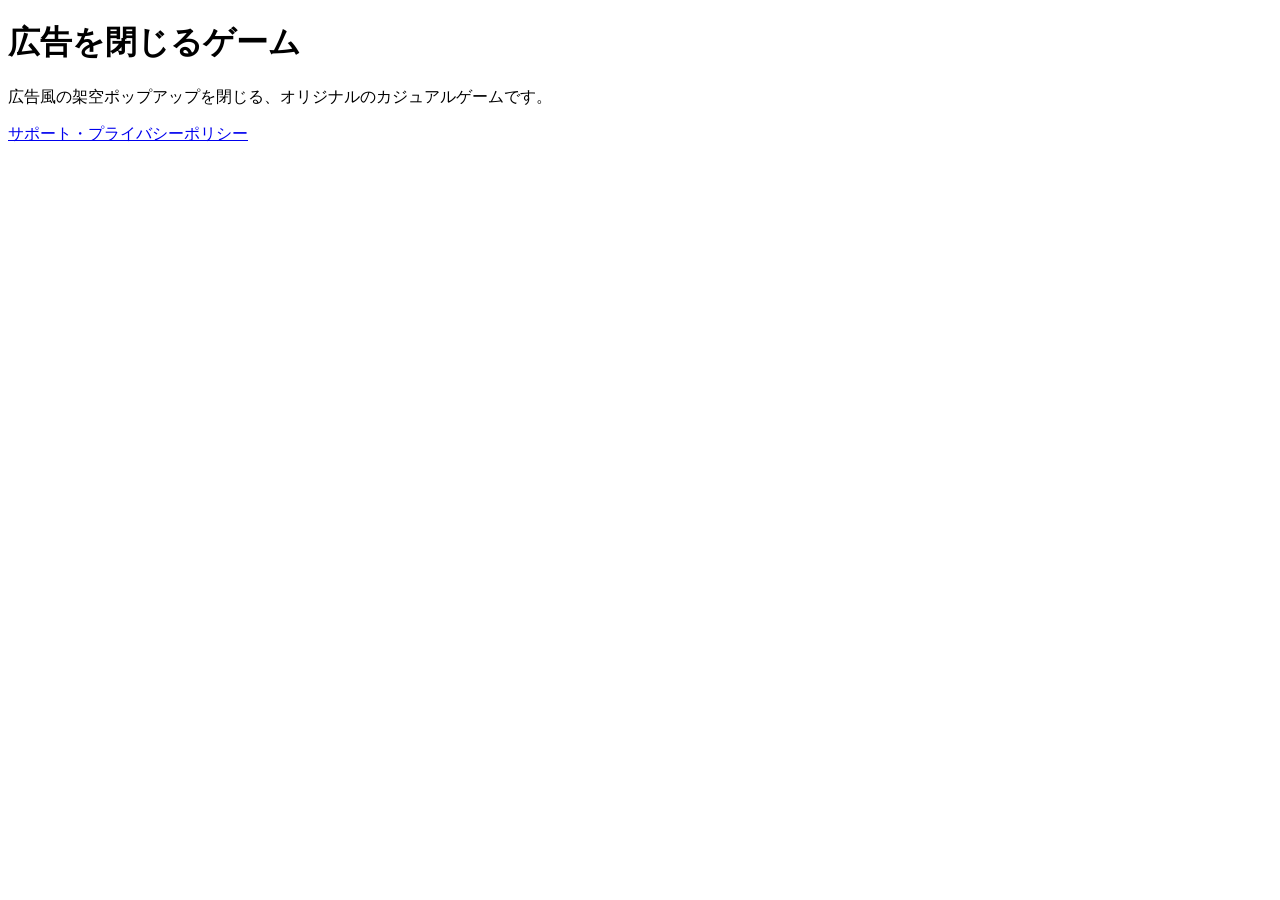
<file: index.html>
<!doctype html>
<html lang="ja">
<head>
<meta charset="utf-8">
<meta name="viewport" content="width=device-width, initial-scale=1">
<title>広告を閉じるゲーム | 開発者サイト</title>
</head>
<body>
<main>
<h1>広告を閉じるゲーム</h1>
<p>広告風の架空ポップアップを閉じる、オリジナルのカジュアルゲームです。</p>
<p><a href="https://k-ogawa-k.github.io/ad-close-game-support/">サポート・プライバシーポリシー</a></p>
</main>
</body>
</html>
</file>
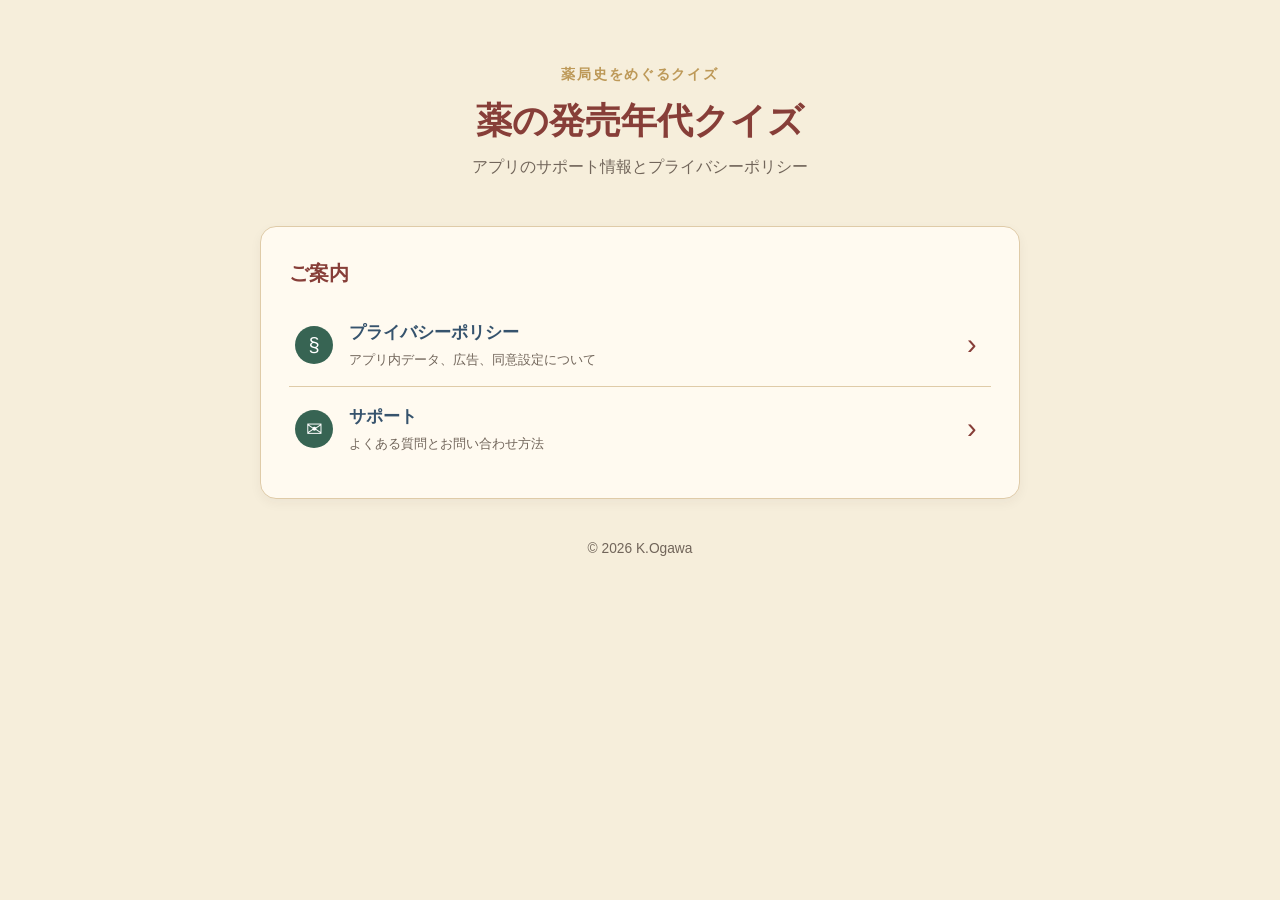
<file: drug-history-quiz/index.html>
<!doctype html>
<html lang="ja">
<head>
  <meta charset="utf-8">
  <meta name="viewport" content="width=device-width, initial-scale=1">
  <title>薬の発売年代クイズ — サポートとプライバシー</title>
  <link rel="stylesheet" href="assets/site.css">
</head>
<body>
  <main class="site-shell">
    <header class="site-header">
      <span class="eyebrow">薬局史をめぐるクイズ</span>
      <h1>薬の発売年代クイズ</h1>
      <p>アプリのサポート情報とプライバシーポリシー</p>
    </header>
    <section class="paper-card link-card" aria-labelledby="pages-title">
      <h2 id="pages-title">ご案内</h2>
      <a class="page-link" href="privacy/">
        <span class="link-icon" aria-hidden="true">§</span>
        <span><strong>プライバシーポリシー</strong><small>アプリ内データ、広告、同意設定について</small></span>
        <span class="chevron" aria-hidden="true">›</span>
      </a>
      <a class="page-link" href="support/">
        <span class="link-icon" aria-hidden="true">✉</span>
        <span><strong>サポート</strong><small>よくある質問とお問い合わせ方法</small></span>
        <span class="chevron" aria-hidden="true">›</span>
      </a>
    </section>
    <footer>© 2026 K.Ogawa</span></footer>
  </main>
</body>
</html>
</file>
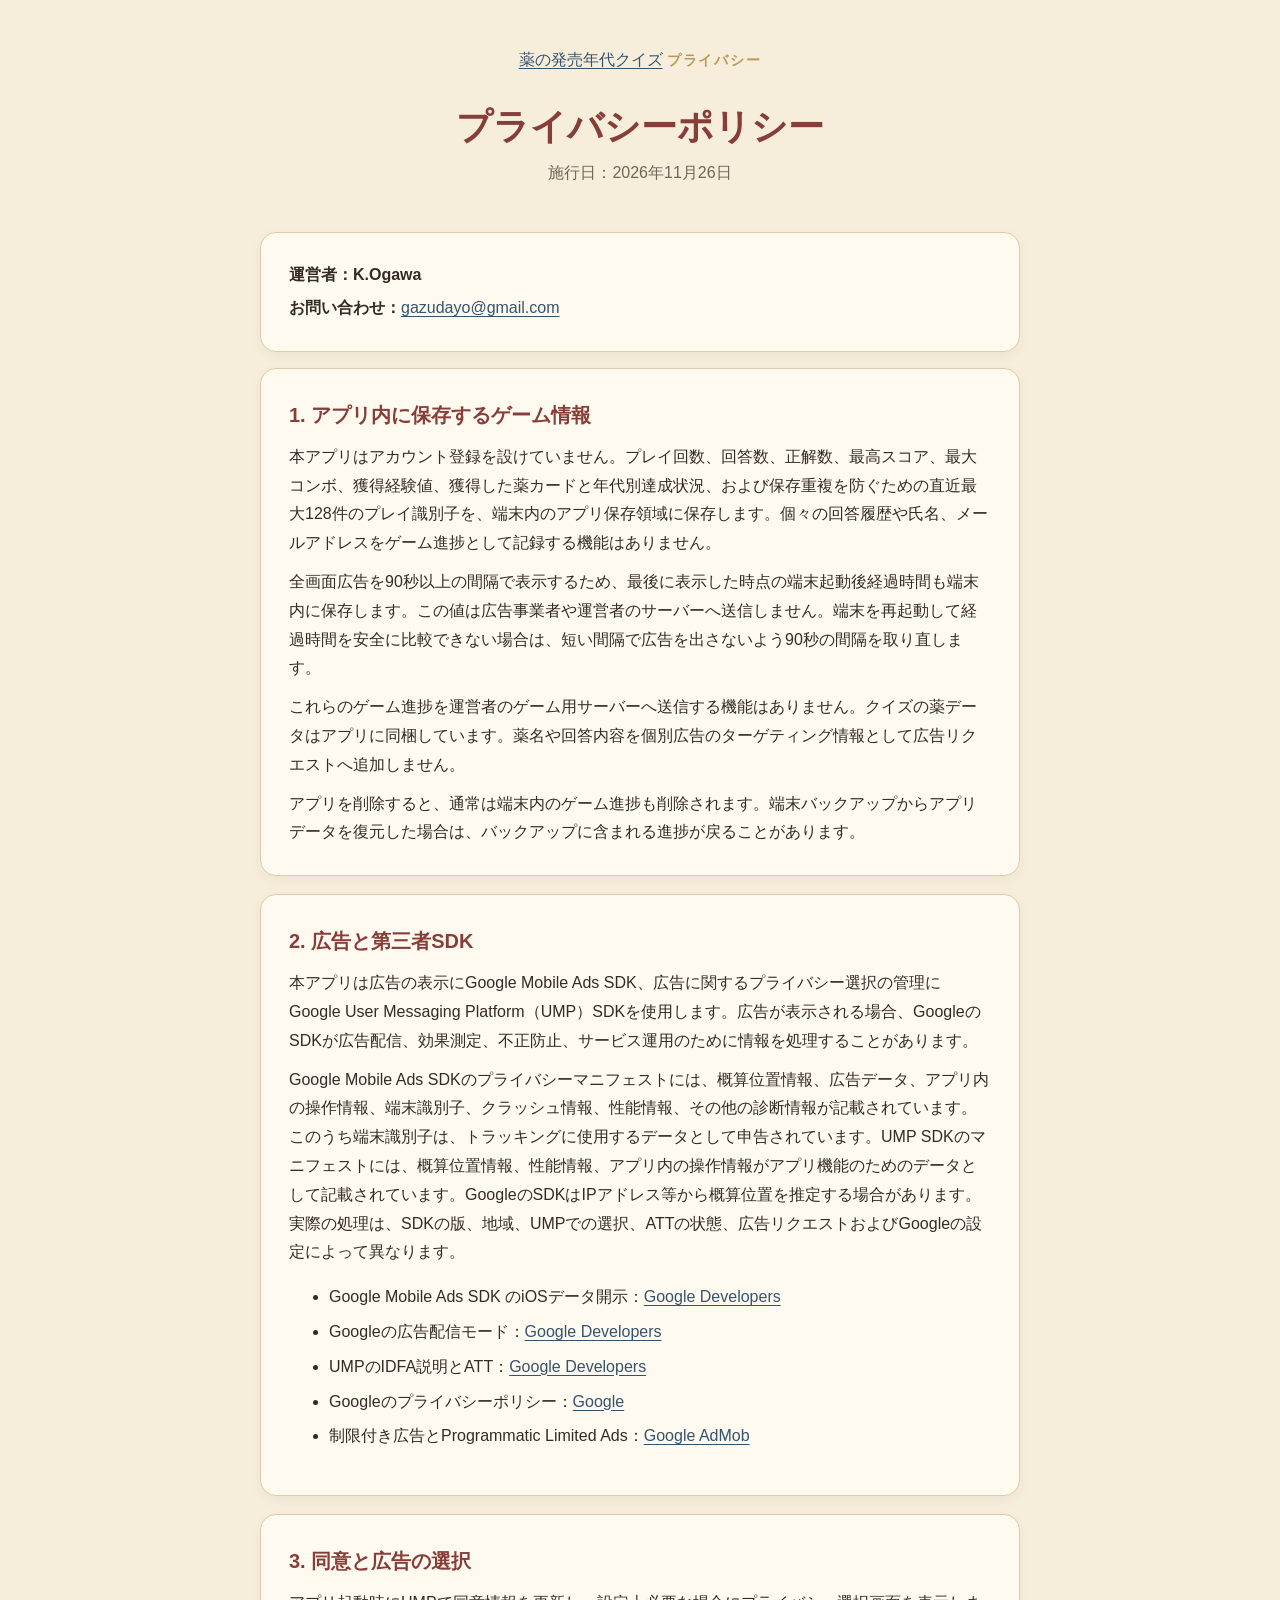
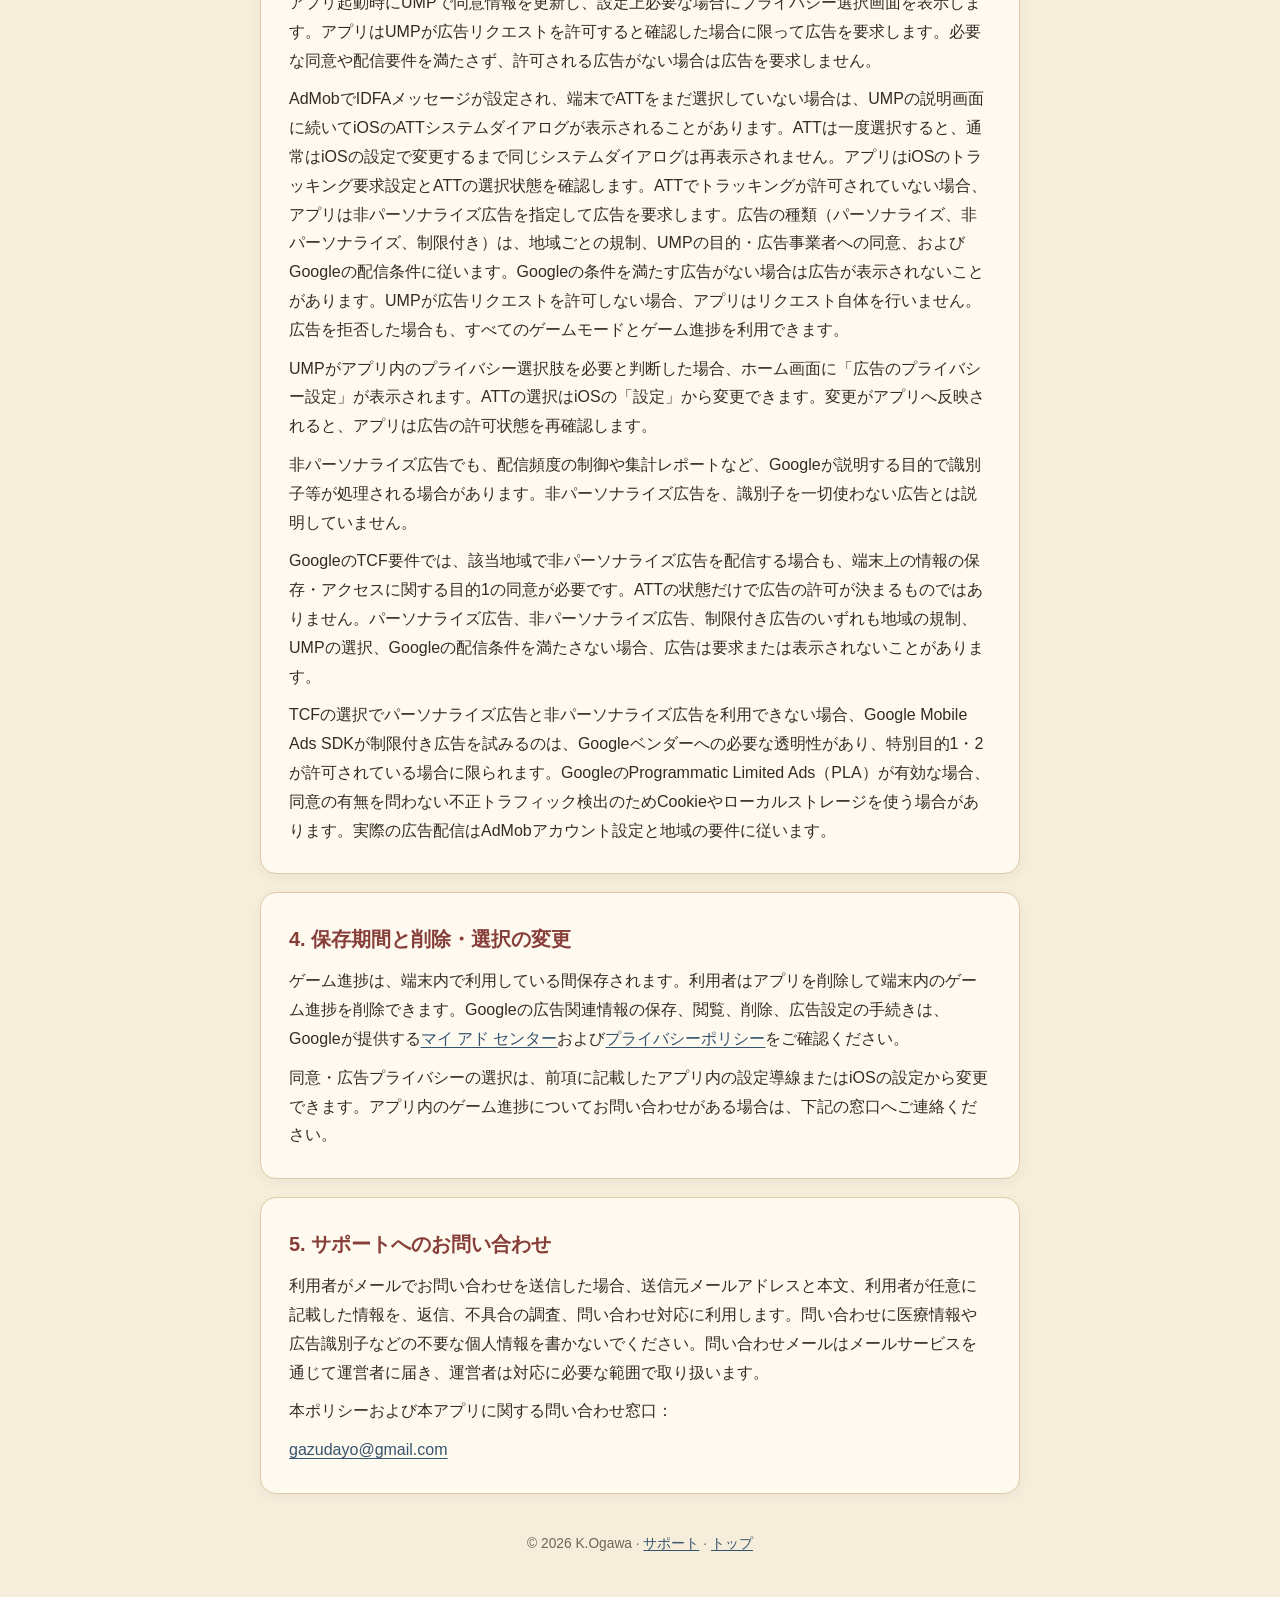
<file: drug-history-quiz/privacy/index.html>
<!doctype html>
<html lang="ja">
<head>
  <meta charset="utf-8">
  <meta name="viewport" content="width=device-width, initial-scale=1">
  <title>プライバシーポリシー — 薬の発売年代クイズ</title>
  <link rel="stylesheet" href="../assets/site.css">
</head>
<body>
  <main class="site-shell">
    <header class="site-header compact">
      <a class="back-link" href="../">薬の発売年代クイズ</a>
      <span class="eyebrow">プライバシー</span>
      <h1>プライバシーポリシー</h1>
      <p>施行日：2026年11月26日</p>
    </header>
    <section class="paper-card facts" aria-label="運営者情報">
      <p><strong>運営者：K.Ogawa</strong></p>
      <p><strong>お問い合わせ：</strong><a href="mailto:gazudayo@gmail.com">gazudayo@gmail.com</a></p>
    </section>

    <article class="policy-copy">
      <section class="paper-card">
        <h2>1. アプリ内に保存するゲーム情報</h2>
        <p>本アプリはアカウント登録を設けていません。プレイ回数、回答数、正解数、最高スコア、最大コンボ、獲得経験値、獲得した薬カードと年代別達成状況、および保存重複を防ぐための直近最大128件のプレイ識別子を、端末内のアプリ保存領域に保存します。個々の回答履歴や氏名、メールアドレスをゲーム進捗として記録する機能はありません。</p>
        <p>全画面広告を90秒以上の間隔で表示するため、最後に表示した時点の端末起動後経過時間も端末内に保存します。この値は広告事業者や運営者のサーバーへ送信しません。端末を再起動して経過時間を安全に比較できない場合は、短い間隔で広告を出さないよう90秒の間隔を取り直します。</p>
        <p>これらのゲーム進捗を運営者のゲーム用サーバーへ送信する機能はありません。クイズの薬データはアプリに同梱しています。薬名や回答内容を個別広告のターゲティング情報として広告リクエストへ追加しません。</p>
        <p>アプリを削除すると、通常は端末内のゲーム進捗も削除されます。端末バックアップからアプリデータを復元した場合は、バックアップに含まれる進捗が戻ることがあります。</p>
      </section>

      <section class="paper-card">
        <h2>2. 広告と第三者SDK</h2>
        <p>本アプリは広告の表示にGoogle Mobile Ads SDK、広告に関するプライバシー選択の管理にGoogle User Messaging Platform（UMP）SDKを使用します。広告が表示される場合、GoogleのSDKが広告配信、効果測定、不正防止、サービス運用のために情報を処理することがあります。</p>
        <p>Google Mobile Ads SDKのプライバシーマニフェストには、概算位置情報、広告データ、アプリ内の操作情報、端末識別子、クラッシュ情報、性能情報、その他の診断情報が記載されています。このうち端末識別子は、トラッキングに使用するデータとして申告されています。UMP SDKのマニフェストには、概算位置情報、性能情報、アプリ内の操作情報がアプリ機能のためのデータとして記載されています。GoogleのSDKはIPアドレス等から概算位置を推定する場合があります。実際の処理は、SDKの版、地域、UMPでの選択、ATTの状態、広告リクエストおよびGoogleの設定によって異なります。</p>
        <ul>
          <li>Google Mobile Ads SDK のiOSデータ開示：<a href="https://developers.google.com/ad-manager/mobile-ads-sdk/ios/privacy/data-disclosure?hl=ja">Google Developers</a></li>
          <li>Googleの広告配信モード：<a href="https://developers.google.com/admob/flutter/privacy/ad-serving-modes?hl=ja">Google Developers</a></li>
          <li>UMPのIDFA説明とATT：<a href="https://developers.google.com/admob/flutter/privacy/idfa?hl=ja">Google Developers</a></li>
          <li>Googleのプライバシーポリシー：<a href="https://policies.google.com/privacy?hl=ja">Google</a></li>
          <li>制限付き広告とProgrammatic Limited Ads：<a href="https://support.google.com/admob/answer/10105530?hl=en">Google AdMob</a></li>
        </ul>
      </section>

      <section class="paper-card">
        <h2>3. 同意と広告の選択</h2>
        <p>アプリ起動時にUMPで同意情報を更新し、設定上必要な場合にプライバシー選択画面を表示します。アプリはUMPが広告リクエストを許可すると確認した場合に限って広告を要求します。必要な同意や配信要件を満たさず、許可される広告がない場合は広告を要求しません。</p>
        <p>AdMobでIDFAメッセージが設定され、端末でATTをまだ選択していない場合は、UMPの説明画面に続いてiOSのATTシステムダイアログが表示されることがあります。ATTは一度選択すると、通常はiOSの設定で変更するまで同じシステムダイアログは再表示されません。アプリはiOSのトラッキング要求設定とATTの選択状態を確認します。ATTでトラッキングが許可されていない場合、アプリは非パーソナライズ広告を指定して広告を要求します。広告の種類（パーソナライズ、非パーソナライズ、制限付き）は、地域ごとの規制、UMPの目的・広告事業者への同意、およびGoogleの配信条件に従います。Googleの条件を満たす広告がない場合は広告が表示されないことがあります。UMPが広告リクエストを許可しない場合、アプリはリクエスト自体を行いません。広告を拒否した場合も、すべてのゲームモードとゲーム進捗を利用できます。</p>
        <p>UMPがアプリ内のプライバシー選択肢を必要と判断した場合、ホーム画面に「広告のプライバシー設定」が表示されます。ATTの選択はiOSの「設定」から変更できます。変更がアプリへ反映されると、アプリは広告の許可状態を再確認します。</p>
        <p>非パーソナライズ広告でも、配信頻度の制御や集計レポートなど、Googleが説明する目的で識別子等が処理される場合があります。非パーソナライズ広告を、識別子を一切使わない広告とは説明していません。</p>
        <p>GoogleのTCF要件では、該当地域で非パーソナライズ広告を配信する場合も、端末上の情報の保存・アクセスに関する目的1の同意が必要です。ATTの状態だけで広告の許可が決まるものではありません。パーソナライズ広告、非パーソナライズ広告、制限付き広告のいずれも地域の規制、UMPの選択、Googleの配信条件を満たさない場合、広告は要求または表示されないことがあります。</p>
        <p>TCFの選択でパーソナライズ広告と非パーソナライズ広告を利用できない場合、Google Mobile Ads SDKが制限付き広告を試みるのは、Googleベンダーへの必要な透明性があり、特別目的1・2が許可されている場合に限られます。GoogleのProgrammatic Limited Ads（PLA）が有効な場合、同意の有無を問わない不正トラフィック検出のためCookieやローカルストレージを使う場合があります。実際の広告配信はAdMobアカウント設定と地域の要件に従います。</p>
      </section>

      <section class="paper-card">
        <h2>4. 保存期間と削除・選択の変更</h2>
        <p>ゲーム進捗は、端末内で利用している間保存されます。利用者はアプリを削除して端末内のゲーム進捗を削除できます。Googleの広告関連情報の保存、閲覧、削除、広告設定の手続きは、Googleが提供する<a href="https://myadcenter.google.com/">マイ アド センター</a>および<a href="https://policies.google.com/privacy?hl=ja">プライバシーポリシー</a>をご確認ください。</p>
        <p>同意・広告プライバシーの選択は、前項に記載したアプリ内の設定導線またはiOSの設定から変更できます。アプリ内のゲーム進捗についてお問い合わせがある場合は、下記の窓口へご連絡ください。</p>
      </section>

      <section class="paper-card">
        <h2>5. サポートへのお問い合わせ</h2>
        <p>利用者がメールでお問い合わせを送信した場合、送信元メールアドレスと本文、利用者が任意に記載した情報を、返信、不具合の調査、問い合わせ対応に利用します。問い合わせに医療情報や広告識別子などの不要な個人情報を書かないでください。問い合わせメールはメールサービスを通じて運営者に届き、運営者は対応に必要な範囲で取り扱います。</p>
        <p>本ポリシーおよび本アプリに関する問い合わせ窓口：</p>
        <p><a href="mailto:gazudayo@gmail.com">gazudayo@gmail.com</a></p>
      </section>
    </article>
    <footer>© 2026 K.Ogawa</span><span> · </span><a href="../support/">サポート</a><span> · </span><a href="../">トップ</a></footer>
  </main>
</body>
</html>
</file>
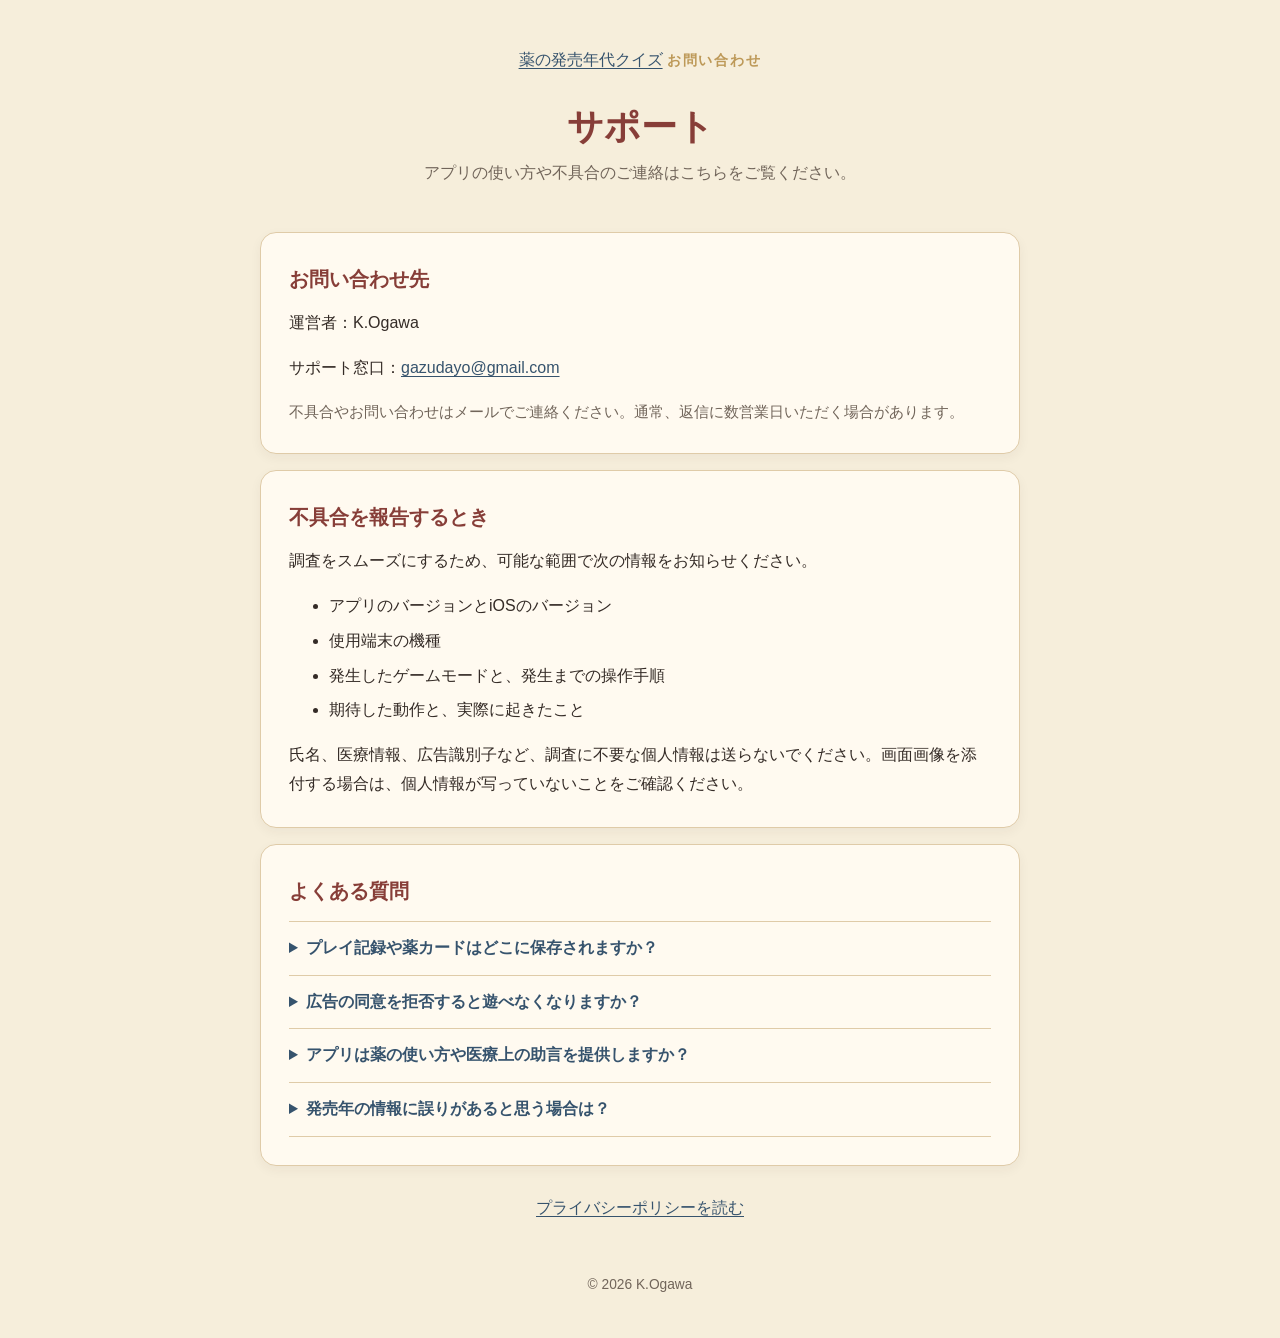
<file: drug-history-quiz/support/index.html>
<!doctype html>
<html lang="ja">
<head>
  <meta charset="utf-8">
  <meta name="viewport" content="width=device-width, initial-scale=1">
  <title>サポート — 薬の発売年代クイズ</title>
  <link rel="stylesheet" href="../assets/site.css">
</head>
<body>
  <main class="site-shell">
    <header class="site-header compact">
      <a class="back-link" href="../">薬の発売年代クイズ</a>
      <span class="eyebrow">お問い合わせ</span>
      <h1>サポート</h1>
      <p>アプリの使い方や不具合のご連絡はこちらをご覧ください。</p>
    </header>

    <section class="paper-card">
      <h2>お問い合わせ先</h2>
      <p>運営者：K.Ogawa</p>
      <p>サポート窓口：<a href="mailto:gazudayo@gmail.com">gazudayo@gmail.com</a></p>
      <p class="small-note">不具合やお問い合わせはメールでご連絡ください。通常、返信に数営業日いただく場合があります。</p>
    </section>

    <section class="paper-card">
      <h2>不具合を報告するとき</h2>
      <p>調査をスムーズにするため、可能な範囲で次の情報をお知らせください。</p>
      <ul>
        <li>アプリのバージョンとiOSのバージョン</li>
        <li>使用端末の機種</li>
        <li>発生したゲームモードと、発生までの操作手順</li>
        <li>期待した動作と、実際に起きたこと</li>
      </ul>
      <p>氏名、医療情報、広告識別子など、調査に不要な個人情報は送らないでください。画面画像を添付する場合は、個人情報が写っていないことをご確認ください。</p>
    </section>

    <section class="paper-card">
      <h2>よくある質問</h2>
      <details>
        <summary>プレイ記録や薬カードはどこに保存されますか？</summary>
        <p>プレイ回数、スコア、獲得カード、全画面広告の表示間隔を保つための値などは端末内に保存され、運営者のゲーム用サーバーへ送られません。アプリを削除すると通常は端末内の記録も削除されます。バックアップから復元した場合は、記録が戻ることがあります。</p>
      </details>
      <details>
        <summary>広告の同意を拒否すると遊べなくなりますか？</summary>
        <p>いいえ。広告の同意やトラッキングの許可にかかわらず、すべてのゲームモードを利用できます。広告プライバシーの設定はホーム画面に表示される場合があります。iOSのトラッキング設定はiOSの「設定」から変更できます。</p>
      </details>
      <details>
        <summary>アプリは薬の使い方や医療上の助言を提供しますか？</summary>
        <p>いいえ。本アプリは国内の発売年代を扱う歴史クイズです。診断、治療、服薬方法に関する情報を提供するものではありません。</p>
      </details>
      <details>
        <summary>発売年の情報に誤りがあると思う場合は？</summary>
        <p>該当する成分名と、確認できる公的資料・製品資料のURLをサポート窓口へお知らせください。確認のうえ、必要に応じてデータを見直します。</p>
      </details>
    </section>

    <p class="policy-shortcut"><a href="../privacy/">プライバシーポリシーを読む</a></p>
    <footer>© 2026 K.Ogawa</span></footer>
  </main>
</body>
</html>
</file>
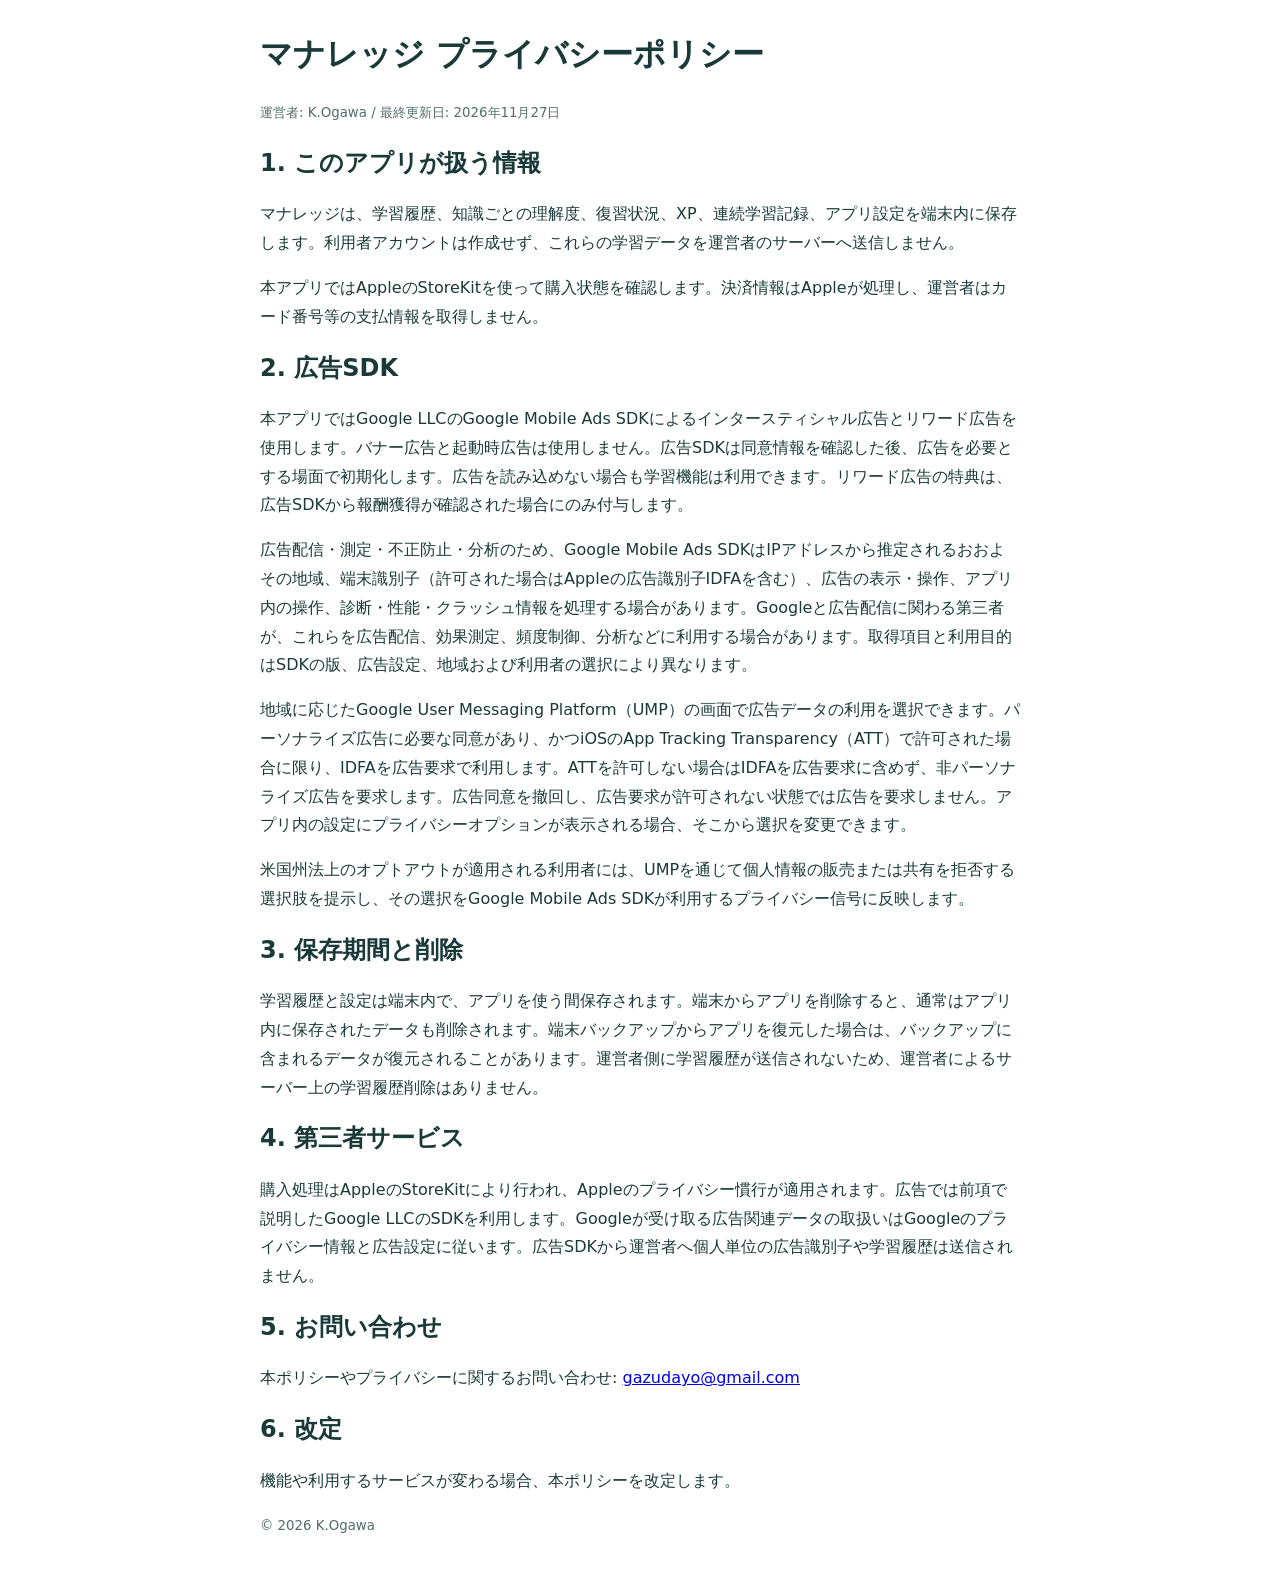
<file: manaledge/PrivacyPolicy.ja.html>
<!doctype html>
<html lang="ja">
<head>
  <meta charset="utf-8">
  <meta name="viewport" content="width=device-width, initial-scale=1">
  <title>マナレッジ プライバシーポリシー</title>
  <style>body{font-family:system-ui,sans-serif;line-height:1.8;max-width:760px;margin:2rem auto;padding:0 1rem;color:#193a39}h1,h2{line-height:1.4}small{color:#526d6b}</style>
</head>
<body>
  <h1>マナレッジ プライバシーポリシー</h1>
  <p><small>運営者: K.Ogawa / 最終更新日: 2026年11月27日</small></p>

  <h2>1. このアプリが扱う情報</h2>
  <p>マナレッジは、学習履歴、知識ごとの理解度、復習状況、XP、連続学習記録、アプリ設定を端末内に保存します。利用者アカウントは作成せず、これらの学習データを運営者のサーバーへ送信しません。</p>
  <p>本アプリではAppleのStoreKitを使って購入状態を確認します。決済情報はAppleが処理し、運営者はカード番号等の支払情報を取得しません。</p>

  <h2>2. 広告SDK</h2>
  <p>本アプリではGoogle LLCのGoogle Mobile Ads SDKによるインタースティシャル広告とリワード広告を使用します。バナー広告と起動時広告は使用しません。広告SDKは同意情報を確認した後、広告を必要とする場面で初期化します。広告を読み込めない場合も学習機能は利用できます。リワード広告の特典は、広告SDKから報酬獲得が確認された場合にのみ付与します。</p>
  <p>広告配信・測定・不正防止・分析のため、Google Mobile Ads SDKはIPアドレスから推定されるおおよその地域、端末識別子（許可された場合はAppleの広告識別子IDFAを含む）、広告の表示・操作、アプリ内の操作、診断・性能・クラッシュ情報を処理する場合があります。Googleと広告配信に関わる第三者が、これらを広告配信、効果測定、頻度制御、分析などに利用する場合があります。取得項目と利用目的はSDKの版、広告設定、地域および利用者の選択により異なります。</p>
  <p>地域に応じたGoogle User Messaging Platform（UMP）の画面で広告データの利用を選択できます。パーソナライズ広告に必要な同意があり、かつiOSのApp Tracking Transparency（ATT）で許可された場合に限り、IDFAを広告要求で利用します。ATTを許可しない場合はIDFAを広告要求に含めず、非パーソナライズ広告を要求します。広告同意を撤回し、広告要求が許可されない状態では広告を要求しません。アプリ内の設定にプライバシーオプションが表示される場合、そこから選択を変更できます。
  </p>
  <p>米国州法上のオプトアウトが適用される利用者には、UMPを通じて個人情報の販売または共有を拒否する選択肢を提示し、その選択をGoogle Mobile Ads SDKが利用するプライバシー信号に反映します。</p>

  <h2>3. 保存期間と削除</h2>
  <p>学習履歴と設定は端末内で、アプリを使う間保存されます。端末からアプリを削除すると、通常はアプリ内に保存されたデータも削除されます。端末バックアップからアプリを復元した場合は、バックアップに含まれるデータが復元されることがあります。運営者側に学習履歴が送信されないため、運営者によるサーバー上の学習履歴削除はありません。</p>

  <h2>4. 第三者サービス</h2>
  <p>購入処理はAppleのStoreKitにより行われ、Appleのプライバシー慣行が適用されます。広告では前項で説明したGoogle LLCのSDKを利用します。Googleが受け取る広告関連データの取扱いはGoogleのプライバシー情報と広告設定に従います。広告SDKから運営者へ個人単位の広告識別子や学習履歴は送信されません。</p>

  <h2>5. お問い合わせ</h2>
  <p>本ポリシーやプライバシーに関するお問い合わせ: <a href="mailto:gazudayo@gmail.com">gazudayo@gmail.com</a></p>

  <h2>6. 改定</h2>
  <p>機能や利用するサービスが変わる場合、本ポリシーを改定します。</p>
  <p><small>© 2026 K.Ogawa</small></p>
</body>
</html>
</file>
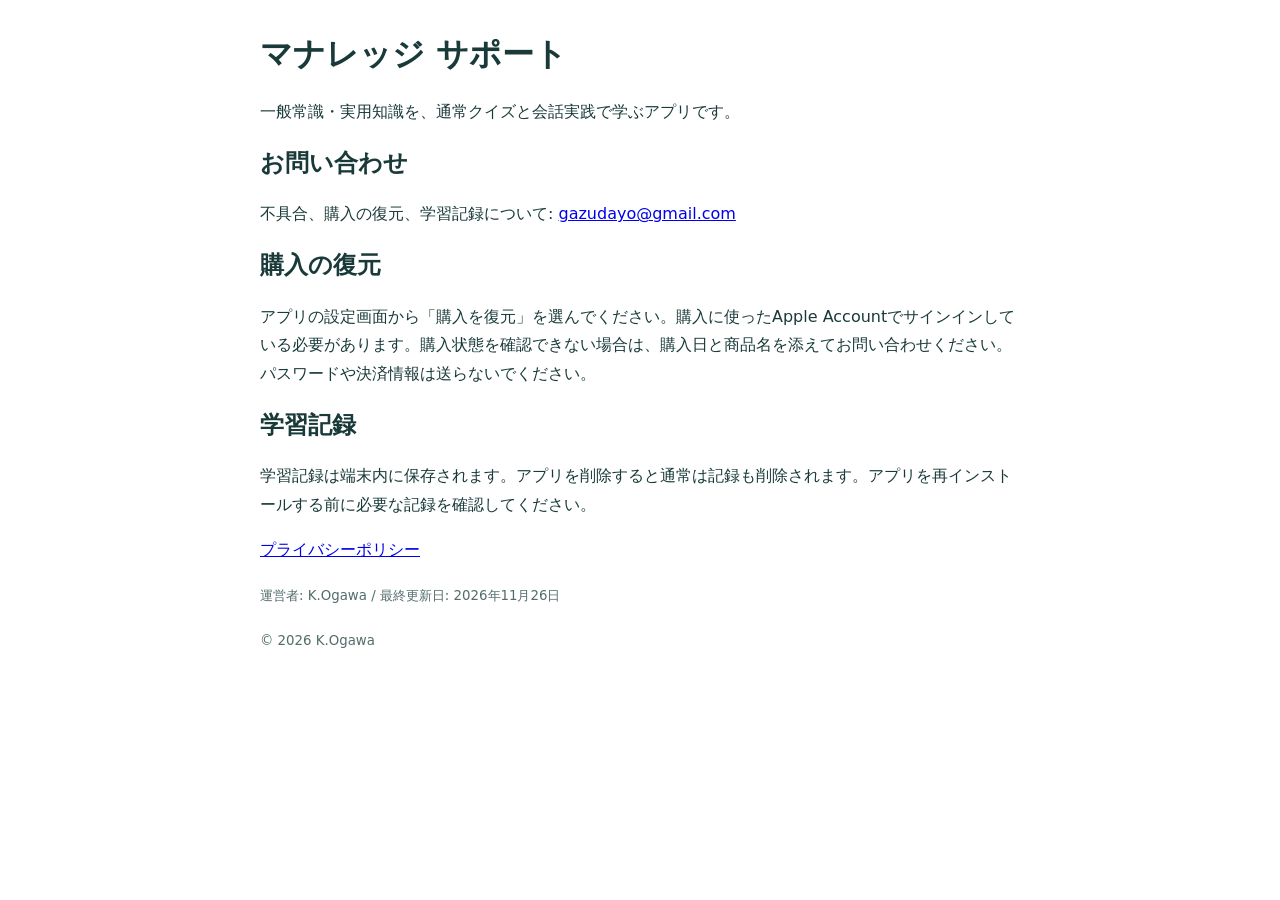
<file: manaledge/Support.ja.html>
<!doctype html>
<html lang="ja">
<head>
  <meta charset="utf-8">
  <meta name="viewport" content="width=device-width, initial-scale=1">
  <title>マナレッジ サポート</title>
  <style>body{font-family:system-ui,sans-serif;line-height:1.8;max-width:760px;margin:2rem auto;padding:0 1rem;color:#193a39}h1,h2{line-height:1.4}small{color:#526d6b}</style>
</head>
<body>
  <h1>マナレッジ サポート</h1>
  <p>一般常識・実用知識を、通常クイズと会話実践で学ぶアプリです。</p>
  <h2>お問い合わせ</h2>
  <p>不具合、購入の復元、学習記録について: <a href="mailto:gazudayo@gmail.com">gazudayo@gmail.com</a></p>
  <h2>購入の復元</h2>
  <p>アプリの設定画面から「購入を復元」を選んでください。購入に使ったApple Accountでサインインしている必要があります。購入状態を確認できない場合は、購入日と商品名を添えてお問い合わせください。パスワードや決済情報は送らないでください。</p>
  <h2>学習記録</h2>
  <p>学習記録は端末内に保存されます。アプリを削除すると通常は記録も削除されます。アプリを再インストールする前に必要な記録を確認してください。</p>
  <p><a href="PrivacyPolicy.ja.html">プライバシーポリシー</a></p>
  <p><small>運営者: K.Ogawa / 最終更新日: 2026年11月26日</small></p>
  <p><small>© 2026 K.Ogawa</small></p>
</body>
</html>
</file>
<file: drug-history-quiz/assets/site.css>
:root {
  color-scheme: light;
  --paper: #f6eedb;
  --card: #fffaf0;
  --ink: #342b26;
  --muted: #71655a;
  --burgundy: #873e38;
  --blue: #36536d;
  --green: #376453;
  --gold: #bd9958;
  --line: #dfcba8;
}

* { box-sizing: border-box; }

html { background: var(--paper); }

body {
  margin: 0;
  color: var(--ink);
  background: var(--paper);
  font-family: -apple-system, BlinkMacSystemFont, "Hiragino Kaku Gothic ProN", "Yu Gothic", Meiryo, sans-serif;
  line-height: 1.8;
}

a { color: var(--blue); text-underline-offset: .18em; }
a:hover { color: var(--burgundy); }
a:focus-visible, summary:focus-visible { outline: 3px solid var(--gold); outline-offset: 3px; }

.site-shell { width: min(100% - 32px, 760px); margin: 0 auto; padding: 24px 0 40px; }
.site-header { padding: 36px 16px 28px; text-align: center; }
.site-header.compact { padding-top: 22px; }
.site-header h1 { margin: 8px 0; color: var(--burgundy); font-size: clamp(1.65rem, 6vw, 2.25rem); line-height: 1.35; }
.site-header p { margin: 8px 0 0; color: var(--muted); }
.eyebrow { color: var(--gold); font-size: .9rem; font-weight: 700; letter-spacing: .12em; }
.back-link { display: inline-block; margin-bottom: 20px; }
.paper-card { margin: 16px 0; padding: clamp(18px, 4vw, 28px); border: 1px solid var(--line); border-radius: 16px; background: var(--card); box-shadow: 0 4px 12px rgb(52 43 38 / 5%); }
.paper-card h2 { margin: 0 0 12px; color: var(--burgundy); font-size: 1.25rem; }
.paper-card p:first-of-type { margin-top: 0; }
.paper-card p:last-child { margin-bottom: 0; }
.paper-card li + li { margin-top: 6px; }
.link-card { margin-inline: auto; }
.page-link { display: grid; grid-template-columns: 42px 1fr 18px; align-items: center; gap: 12px; padding: 14px 6px; color: var(--ink); text-decoration: none; }
.page-link + .page-link { border-top: 1px solid var(--line); }
.page-link strong, .page-link small { display: block; }
.page-link strong { color: var(--blue); font-size: 1.08rem; }
.page-link small { color: var(--muted); }
.link-icon { display: grid; width: 38px; height: 38px; place-items: center; border-radius: 50%; color: white; background: var(--green); font-size: 1.25rem; }
.chevron { color: var(--burgundy); font-size: 1.8rem; }
.facts p { margin: 4px 0; overflow-wrap: anywhere; }
.policy-copy section + section { margin-top: 18px; }
.policy-copy h2 { margin-bottom: 10px; }
.policy-copy p { margin: 10px 0; }
.policy-copy li { margin: 6px 0; }
.contact-placeholder { color: var(--burgundy); font-weight: 700; overflow-wrap: anywhere; }
.small-note { color: var(--muted); font-size: .92rem; }
details { padding: 12px 0; border-top: 1px solid var(--line); }
details:last-child { border-bottom: 1px solid var(--line); }
summary { color: var(--blue); font-weight: 700; cursor: pointer; }
summary + p { margin-bottom: 0; }
.policy-shortcut { padding: 12px; text-align: center; }
footer { padding: 22px 8px 0; color: var(--muted); text-align: center; font-size: .86rem; }

@media (max-width: 480px) {
  .site-shell { width: min(100% - 22px, 760px); padding-top: 12px; }
  .site-header { padding-top: 24px; }
  .page-link { grid-template-columns: 36px 1fr 16px; gap: 8px; }
  .link-icon { width: 32px; height: 32px; }
}
</file>
